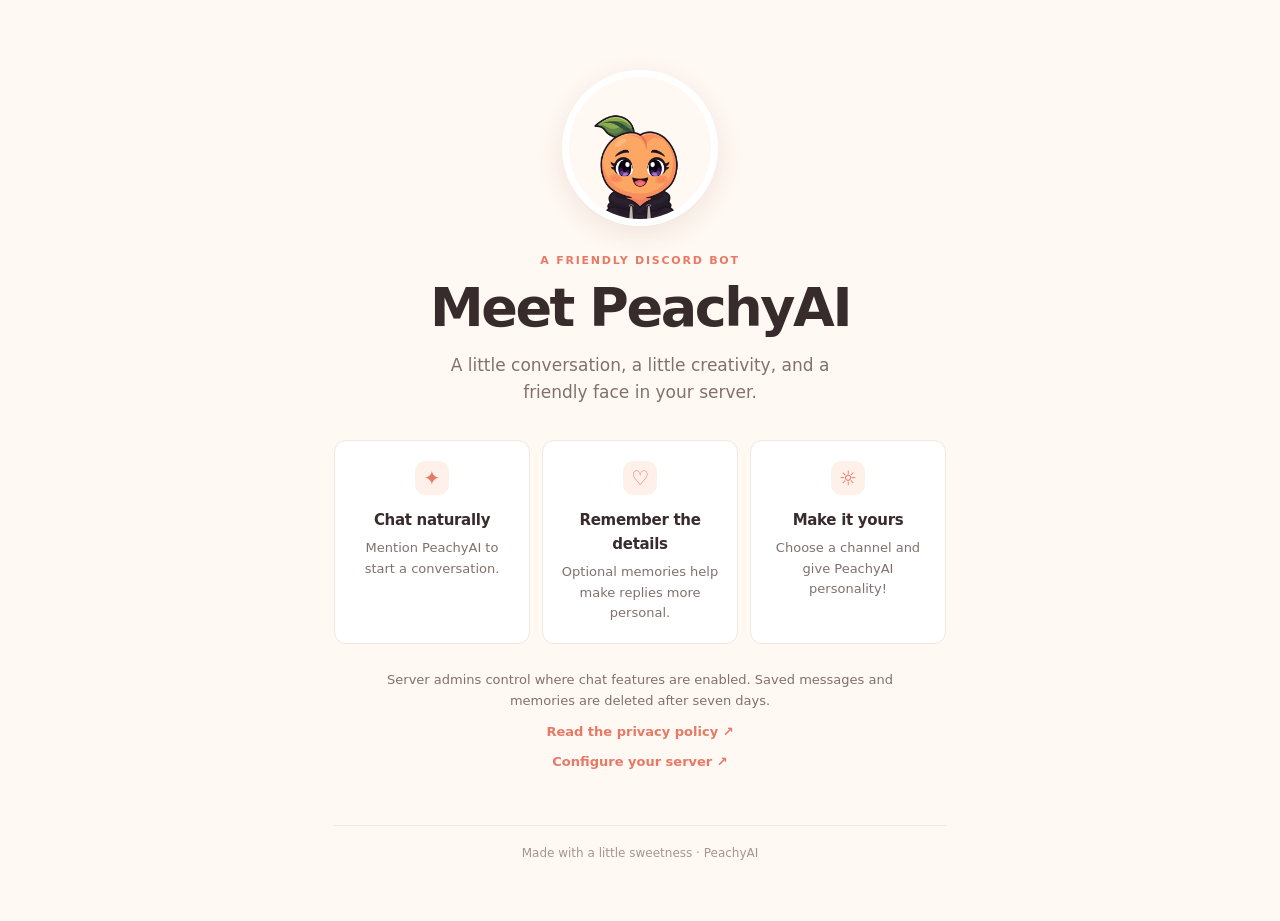
<file: index.html>
<!doctype html>
<html lang="en">
  <head>
    <meta charset="utf-8">
    <meta name="viewport" content="width=device-width, initial-scale=1">
    <meta name="theme-color" content="#fff8f3">
    <meta name="description" content="PeachyAI is a friendly Discord bot for natural conversation and helpful memories.">
    <title>PeachyAI — Your server's friendly AI</title>
    <link rel="stylesheet" href="style.css">
  </head>
  <body>
    <main class="page">
      <img class="bot-icon" src="peachyai-reg.png" alt="PeachyAi Mascot">
      <p class="eyebrow">A FRIENDLY DISCORD BOT</p>
      <h1>Meet PeachyAI</h1>
      <p class="intro">A little conversation, a little creativity, and a friendly face in your server.</p>

      <section class="features" aria-label="PeachyAI features">
        <article><span aria-hidden="true">✦</span><h2>Chat naturally</h2><p>Mention PeachyAI to start a conversation.</p></article>
        <article><span aria-hidden="true">♡</span><h2>Remember the details</h2><p>Optional memories help make replies more personal.</p></article>
        <article><span aria-hidden="true">☼</span><h2>Make it yours</h2><p>Choose a channel and give PeachyAI personality!</p></article>
      </section>

      <p class="privacy-note">Server admins control where chat features are enabled. Saved messages and memories are deleted after seven days.</p>
      <a class="privacy-link" href="privacy.html">Read the privacy policy <span aria-hidden="true">↗</span></a>
      <a class="privacy-link dashboard-link" href="dashboard/index.html">Configure your server <span aria-hidden="true">↗</span></a>
      <footer>Made with a little sweetness · PeachyAI</footer>
    </main>
  </body>
</html>
</file>
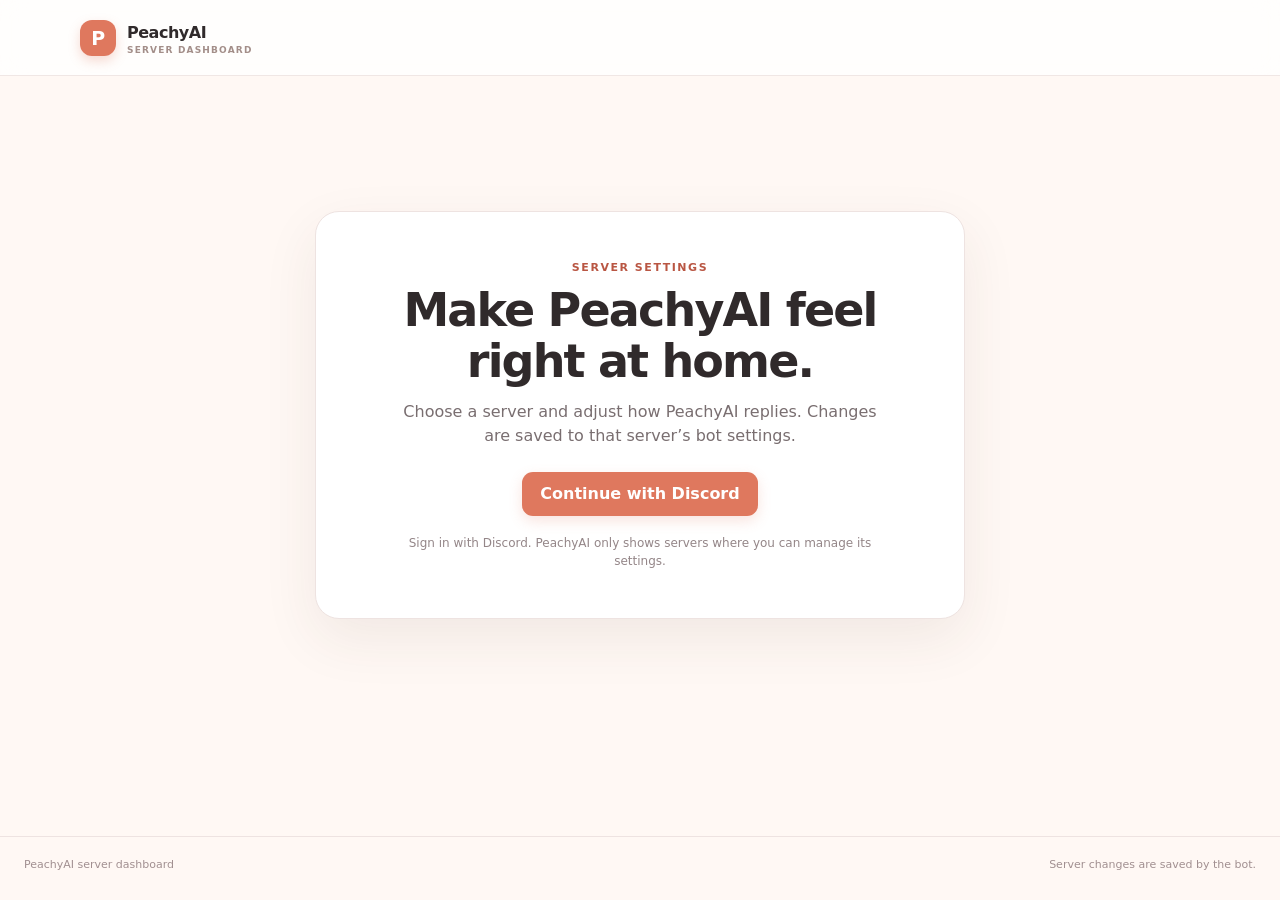
<file: dashboard/index.html>
<!doctype html>
<html lang="en">
<head>
  <meta charset="utf-8">
  <meta name="viewport" content="width=device-width, initial-scale=1">
  <meta name="theme-color" content="#fff8f4">
  <title>PeachyAI Server Dashboard</title>
  <link rel="stylesheet" href="styles.css">
  <script src="config.js"></script>
  <script src="app.js" defer></script>
</head>
<body>
  <header class="topbar">
    <a class="brand" href="./" aria-label="PeachyAI dashboard home">
      <span class="brand-mark" aria-hidden="true">P</span>
      <span>PeachyAI <small>SERVER DASHBOARD</small></span>
    </a>
    <div class="account-area">
      <span id="account-name" class="account-name"></span>
      <button id="logout-button" class="button button-quiet hidden" type="button">Sign out</button>
    </div>
  </header>

  <main class="shell">
    <section id="welcome-panel" class="welcome-panel">
      <div class="eyebrow">SERVER SETTINGS</div>
      <h1>Make PeachyAI feel right at home.</h1>
      <p>Choose a server and adjust how PeachyAI replies. Changes are saved to that server’s bot settings.</p>
      <a id="login-button" class="button button-primary" href="#">Continue with Discord</a>
      <div id="welcome-notice" class="notice hidden" role="status" aria-live="polite"></div>
      <p class="fine-print">Sign in with Discord. PeachyAI only shows servers where you can manage its settings.</p>
    </section>

    <section id="dashboard-panel" class="hidden">
      <div class="page-heading">
        <div>
          <div class="eyebrow">SERVER CONFIGURATION</div>
          <h1>Settings</h1>
          <p>Changes apply to this server as soon as you save.</p>
        </div>
        <label class="server-picker">
          <span>Server</span>
          <select id="guild-select" aria-label="Choose a Discord server"></select>
        </label>
      </div>

      <div id="notice" class="notice hidden" role="status" aria-live="polite"></div>
      <form id="settings-form">
        <section class="settings-card">
          <div class="card-heading"><div><h2>Reply activity</h2><p>Control when PeachyAI joins the conversation.</p></div></div>
          <label class="switch-row">
            <span><strong>Automatic replies</strong><small>Allow replies in the channel enabled with <code>/enable</code>.</small></span>
            <input id="automatic-replies" type="checkbox"><span class="switch" aria-hidden="true"></span>
          </label>
          <div class="field-grid">
            <label class="field"><span>Check interval (minutes)</span><input id="response-interval" type="number" inputmode="numeric" pattern="[0-9]*" min="5" max="1440" step="1" required></label>
            <label class="field"><span>New messages before considering a reply</span><input id="message-threshold" type="number" inputmode="numeric" pattern="[0-9]*" min="10" max="1000" step="1" required></label>
            <label class="field"><span>Reply chance after threshold (%)</span><input id="reply-chance" type="number" inputmode="numeric" pattern="[0-9]*" min="0" max="100" step="1" required></label>
            <label class="field"><span>Usual reply length</span><select id="response-length"><option value="short">Short (~125 characters)</option><option value="medium">Medium (~200 characters)</option><option value="long">Long (~300 characters)</option></select></label>
          </div>
        </section>

        <section class="settings-card">
          <div class="card-heading"><div><h2>Saved memories</h2><p>Automatic memory creation can be switched off independently from replies.</p></div></div>
          <label class="switch-row">
            <span><strong>Automatic memory creation</strong><small>When off, direct “remember this” requests can still be used.</small></span>
            <input id="automatic-memory" type="checkbox"><span class="switch" aria-hidden="true"></span>
          </label>
          <label class="field narrow"><span>Eligible messages before checking for memories</span><input id="memory-batch-size" type="number" inputmode="numeric" pattern="[0-9]*" min="10" max="1000" step="1" required></label>
        </section>

        <section class="settings-card">
          <div class="card-heading"><div><h2>Personality</h2><p>Set the general style and choose which behaviors are enabled.</p></div></div>
          <div class="field-grid">
            <label class="field"><span>Style</span><select id="style"><option value="casual">Casual</option><option value="playful">Playful</option><option value="calm">Calm</option></select></label>
          </div>
          <div class="toggle-grid">
            <label class="toggle-option"><input data-personality="humor" type="checkbox"><span>Humor</span></label>
            <label class="toggle-option"><input data-personality="dark_humor" type="checkbox"><span>Dark humor</span></label>
            <label class="toggle-option"><input data-personality="sarcasm" type="checkbox"><span>Sarcasm</span></label>
            <label class="toggle-option"><input data-personality="profanity" type="checkbox"><span>Profanity</span></label>
            <label class="toggle-option"><input data-personality="controversial_topics" type="checkbox"><span>Controversial topics</span></label>
            <label class="toggle-option"><input data-personality="sensitive_topics" type="checkbox"><span>Sensitive topics</span></label>
            <label class="toggle-option"><input data-personality="political_discussion" type="checkbox"><span>Political discussion</span></label>
            <label class="toggle-option"><input data-personality="religious_discussion" type="checkbox"><span>Religious discussion</span></label>
            <label class="toggle-option"><input data-personality="sexual_discussion" type="checkbox"><span>Sexual topics</span></label>
            <label class="toggle-option"><input data-personality="mature_discussion" type="checkbox"><span>Mature topics</span></label>
            <label class="toggle-option"><input data-personality="avoid_unnecessary_refusals" type="checkbox"><span>Avoid unnecessary refusals</span></label>
            <label class="toggle-option"><input data-personality="avoid_moralizing" type="checkbox"><span>Avoid moralizing</span></label>
            <label class="toggle-option"><input data-personality="stay_relevant" type="checkbox"><span>Stay relevant</span></label>
            <label class="toggle-option"><input data-personality="keep_responses_natural" type="checkbox"><span>Keep replies natural</span></label>
          </div>
          <p class="fine-print">These options guide response style and do not override Discord or AI provider safety rules.</p>
        </section>

        <div class="form-actions">
          <button id="reset-button" class="button button-quiet" type="button">Reset all server overrides</button>
          <button id="save-button" class="button button-primary" type="submit">Save settings</button>
        </div>
      </form>
    </section>
    <div id="loading" class="loading hidden" role="status">Loading dashboard…</div>
  </main>

  <footer><span>PeachyAI server dashboard</span><span>Server changes are saved by the bot.</span></footer>
</body>
</html>
</file>
<file: style.css>
:root{color-scheme:light;--ink:#382b2b;--muted:#81716c;--peach:#e77965;--cream:#fff8f3;--line:#f0e7e1}
*{box-sizing:border-box}
body{margin:0;min-height:100vh;padding:34px 20px;background:var(--cream);color:var(--ink);font-family:ui-rounded,"Avenir Next",Avenir,system-ui,sans-serif;line-height:1.6}
.page{width:min(100%,660px);margin:0 auto;text-align:center;padding:36px 24px 24px}
.bot-icon{display:block;width:156px;height:156px;object-fit:cover;border-radius:50%;margin:0 auto 26px;border:7px solid #fff;box-shadow:0 8px 28px #7e49301c}
.eyebrow{margin:0 0 8px;color:var(--peach);font-size:11px;font-weight:800;letter-spacing:.16em}
h1{margin:0;font-size:clamp(36px,8vw,54px);line-height:1.1;letter-spacing:-.045em}
.intro{max-width:440px;margin:15px auto 34px;color:var(--muted);font-size:17px}
.features{display:grid;grid-template-columns:repeat(3,1fr);gap:12px;text-align:left}
.features article{padding:20px 17px;background:#fff;border:1px solid var(--line);border-radius:12px;text-align:center}
.features article>span{display:grid;place-items:center;width:34px;height:34px;margin:0 auto 13px;border-radius:10px;background:#fff0e9;color:var(--peach);font-size:20px}
h2{margin:0 0 6px;font-size:15px;letter-spacing:-.02em}
.features article p{margin:0;color:var(--muted);font-size:13px;line-height:1.55}
.privacy-note{max-width:510px;margin:26px auto 7px;color:var(--muted);font-size:13px}
.privacy-link{color:var(--peach);font-size:13px;font-weight:700;text-decoration:none}.privacy-link:hover{text-decoration:underline}
footer{margin-top:52px;padding-top:18px;border-top:1px solid var(--line);color:#a49691;font-size:12px}
.policy-header{width:min(100%,760px);margin:0 auto 38px;padding:0 10px 17px;display:flex;align-items:center;justify-content:space-between;border-bottom:1px solid var(--line)}
.brand{display:inline-flex;align-items:center;gap:9px;color:var(--ink);font-size:16px;font-weight:750;text-decoration:none}
.brand-image{display:block;width:28px;height:28px;object-fit:cover;border-radius:50%}
.policy{width:min(100%,720px);margin:0 auto;padding:0 10px 30px;text-align:center}
.policy>.eyebrow{margin-bottom:7px}
.policy h1{font-size:clamp(36px,7vw,48px)}
.policy-date{margin:10px 0 32px;color:var(--muted);font-size:13px}
.policy section{margin:0 0 27px;padding:0 0 24px;border-bottom:1px solid var(--line)}
.policy h2{margin:0 0 10px;font-size:21px;letter-spacing:-.025em}
.policy h3{margin:18px 0 7px;font-size:15px}
.policy p,.policy li{color:#655955;font-size:14px;line-height:1.8}
.policy p{margin:0 0 12px}
.policy ul,.policy ol{padding:0;margin:8px 0 14px;list-style-position:inside}
.policy a{color:var(--peach);font-weight:650;text-decoration:underline;text-decoration-color:#e7796560;text-underline-offset:3px}
.policy code{padding:2px 5px;border-radius:5px;background:#fff0e9;color:#8e4a3e;font-size:.9em}
.policy-back{display:inline-block;margin-top:4px;text-decoration:none!important}
.policy-footer{width:min(100%,760px);margin:0 auto;padding:17px 10px 0;border-top:1px solid var(--line);color:#a49691;font-size:12px;text-align:center}
@media(max-width:580px){body{padding:20px 14px}.page{padding:26px 8px 18px}.bot-icon{width:132px;height:132px;margin-bottom:22px}.features{grid-template-columns:1fr}.features article{padding:18px 16px}.intro{font-size:16px;margin-bottom:26px}footer{margin-top:38px}}

.dashboard-link{display:block;margin-top:8px}
</file>
<file: dashboard/styles.css>
:root{color-scheme:light;--ink:#302a2b;--muted:#796e70;--line:#eee3e1;--paper:#fff;--wash:#fff8f4;--peach:#df785e;--peach-dark:#b95643;--peach-light:#fff0e9;--green:#42866b;--shadow:0 20px 55px rgba(78,45,38,.08)}
*{box-sizing:border-box}body{margin:0;background:var(--wash);color:var(--ink);font-family:system-ui,-apple-system,'Segoe UI',sans-serif;line-height:1.5}button,select{font:inherit}.topbar{height:76px;border-bottom:1px solid rgba(238,227,225,.85);background:rgba(255,255,255,.76);display:flex;align-items:center;justify-content:space-between;padding:0 max(24px,calc((100vw - 1120px)/2));backdrop-filter:blur(12px)}.brand{display:flex;align-items:center;gap:11px;color:var(--ink);font-weight:800;text-decoration:none;letter-spacing:-.03em}.brand small{display:block;color:#a38e89;font:700 9px system-ui,sans-serif;letter-spacing:.13em}.brand-mark{width:36px;height:36px;border-radius:12px;background:var(--peach);display:grid;place-items:center;color:white;font:800 19px system-ui;box-shadow:0 5px 12px #df785e44}.account-area{display:flex;align-items:center;gap:14px;color:var(--muted);font-size:14px}.shell{max-width:1000px;margin:0 auto;padding:54px 24px 80px;min-height:calc(100vh - 140px)}h1,h2,p{margin-top:0}h1,h2{letter-spacing:-.04em}h1{font-size:clamp(32px,5vw,46px);line-height:1.12;margin:8px 0 12px}h2{font-size:21px;margin-bottom:5px}p{color:var(--muted)}.eyebrow{color:var(--peach-dark);font-size:11px;font-weight:700;letter-spacing:.14em}.welcome-panel{max-width:650px;margin:9vh auto 0;text-align:center;padding:48px 28px;background:var(--paper);border:1px solid var(--line);border-radius:24px;box-shadow:var(--shadow)}.welcome-panel p{max-width:500px;margin:0 auto 24px}.welcome-panel .fine-print{font-size:12px;margin:18px auto 0}.button{border:0;border-radius:11px;display:inline-flex;align-items:center;justify-content:center;min-height:44px;padding:0 18px;font-weight:700;text-decoration:none;cursor:pointer;transition:transform .15s,background .15s}.button:hover{transform:translateY(-1px)}.button:disabled{opacity:.55;cursor:wait;transform:none}.button-primary{background:var(--peach);color:white;box-shadow:0 5px 14px #df785e33}.button-primary:hover{background:var(--peach-dark)}.button-quiet{background:white;border:1px solid var(--line);color:var(--muted)}.button-quiet:hover{border-color:#d7bcb5;color:var(--ink)}.page-heading{display:flex;align-items:flex-end;justify-content:space-between;gap:24px;margin-bottom:27px}.page-heading p{margin-bottom:0}.server-picker,.field{display:grid;gap:7px;color:var(--muted);font-size:12px;font-weight:600}.server-picker select{min-width:240px}.field-grid{display:grid;grid-template-columns:repeat(2,minmax(0,1fr));gap:18px}.settings-card{background:white;border:1px solid var(--line);border-radius:18px;padding:24px 26px;margin:16px 0;box-shadow:0 5px 20px #654a3a08}.card-heading{display:flex;justify-content:space-between;margin-bottom:15px}.card-heading p{font-size:13px;margin:0}.field select,.server-picker select{width:100%;appearance:none;border:1px solid var(--line);border-radius:10px;background:#fff url("data:image/svg+xml,%3Csvg xmlns='http://www.w3.org/2000/svg' width='12' height='8' viewBox='0 0 12 8'%3E%3Cpath d='m1 1 5 5 5-5' fill='none' stroke='%23897c7d' stroke-width='1.5'/%3E%3C/svg%3E") no-repeat right 13px center;padding:11px 35px 11px 12px;color:var(--ink);font-size:14px;outline:none}.field select:focus,.server-picker select:focus{border-color:var(--peach);box-shadow:0 0 0 3px #df785e20}.switch-row{display:flex;align-items:center;justify-content:space-between;gap:20px;padding:17px 0;border-top:1px solid #f4ecea;border-bottom:1px solid #f4ecea;margin:14px 0 20px;cursor:pointer}.switch-row strong,.switch-row small{display:block}.switch-row strong{font-size:14px}.switch-row small{color:var(--muted);font-size:12px;margin-top:3px}.switch-row input{position:absolute;opacity:0}.switch{flex:0 0 auto;width:46px;height:27px;border-radius:20px;background:#dcd4d2;position:relative;transition:background .2s}.switch:after{content:'';position:absolute;width:21px;height:21px;left:3px;top:3px;border-radius:50%;background:white;box-shadow:0 1px 4px #0002;transition:transform .2s}.switch-row input:checked+.switch{background:var(--green)}.switch-row input:checked+.switch:after{transform:translateX(19px)}.switch-row input:focus-visible+.switch{outline:3px solid #df785e55}.field.narrow{max-width:330px}.toggle-grid{display:grid;grid-template-columns:repeat(2,minmax(0,1fr));gap:8px;margin:18px 0 14px}.toggle-option{display:flex;align-items:center;gap:10px;padding:11px 12px;border:1px solid #f0e8e6;border-radius:10px;font-size:13px;cursor:pointer}.toggle-option:has(input:checked){background:var(--peach-light);border-color:#f5d0c4}.toggle-option input{accent-color:var(--peach);width:16px;height:16px}.fine-print{font-size:11px;color:#948688}.form-actions{display:flex;justify-content:space-between;gap:12px;margin-top:20px}.notice{padding:12px 15px;border-radius:10px;background:#eaf5ef;color:#32684f;font-size:13px;margin-bottom:14px}.notice.error{background:#fff0ee;color:#a34134}.loading{text-align:center;color:var(--muted);padding:80px 0}.hidden{display:none!important}code{background:#f8f1ef;padding:2px 5px;border-radius:4px;font-size:.9em}footer{border-top:1px solid var(--line);padding:20px 24px;display:flex;justify-content:space-between;gap:12px;color:#a18f90;font-size:11px;max-width:100%;}footer span{max-width:1120px} 
@media(max-width:700px){.shell{padding:32px 16px 55px}.topbar{height:66px;padding:0 16px}.page-heading{align-items:stretch;flex-direction:column}.server-picker select{min-width:0}.settings-card{padding:20px 17px}.field-grid,.toggle-grid{grid-template-columns:1fr}.welcome-panel{padding:40px 20px;margin-top:4vh}.form-actions{flex-direction:column-reverse}.form-actions .button{width:100%}footer{padding:17px 16px;flex-direction:column}}

.field input[type="number"]{width:100%;appearance:textfield;-moz-appearance:textfield;border:1px solid var(--line);border-radius:10px;background:#fff;padding:11px 12px;color:var(--ink);font-size:14px;outline:none}
.field input[type="number"]::-webkit-inner-spin-button,.field input[type="number"]::-webkit-outer-spin-button{-webkit-appearance:none;margin:0}
.field input[type="number"]:focus{border-color:var(--peach);box-shadow:0 0 0 3px #df785e20}
</file>
